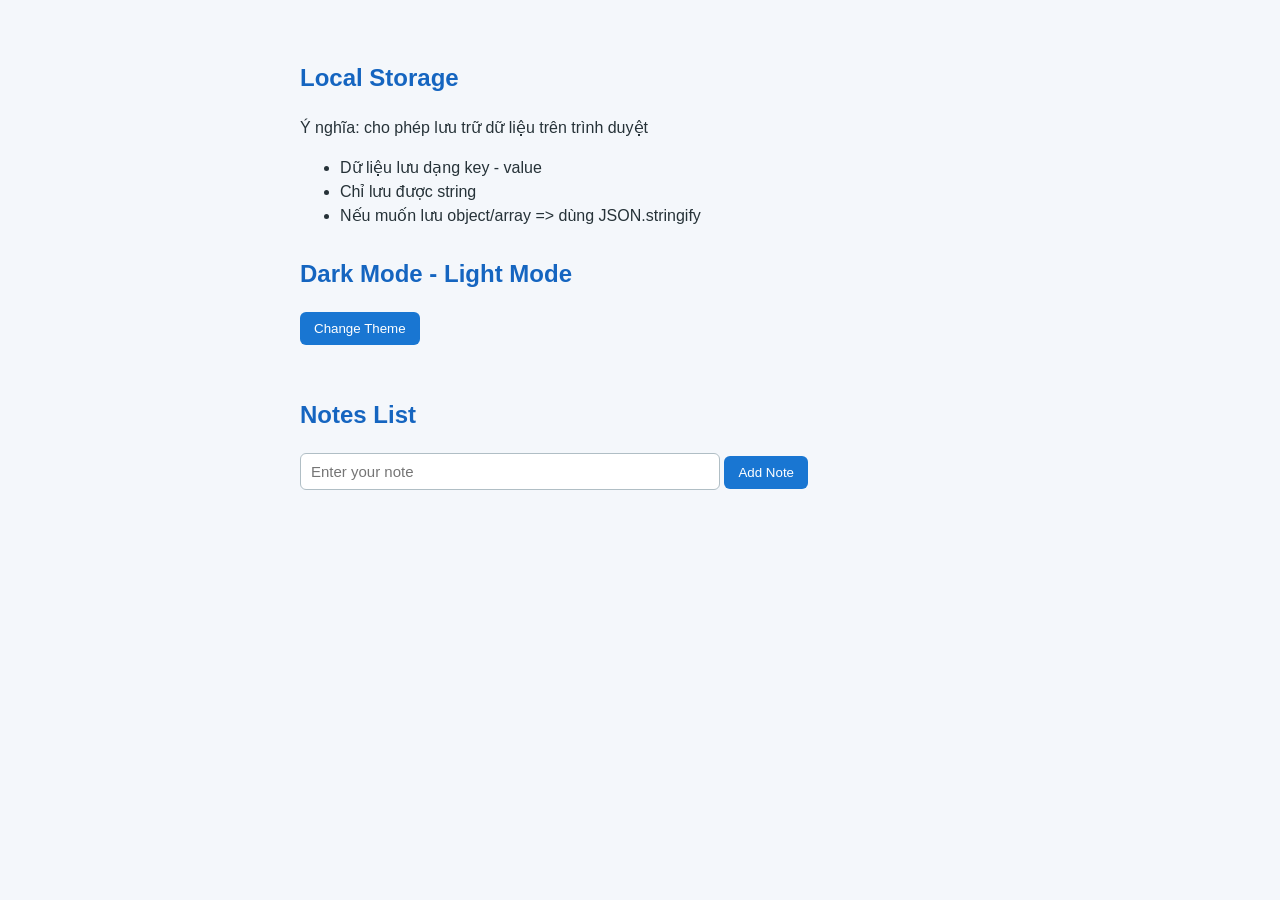
<file: Lesson2/index.html>
<!DOCTYPE html>
<html lang="en">
<head>
    <meta charset="UTF-8">
    <meta name="viewport" content="width=device-width, initial-scale=1.0">
    <title>Lesson 2</title>
    <!-- Liên kết css -->
    <link rel="stylesheet" href="./style.css">
</head>
<body>
    <!-- ============ LOCAL STORAGE ============= -->
    <h2>Local Storage</h2>
    <p>Ý nghĩa: cho phép lưu trữ dữ liệu trên trình duyệt</p>
    <ul>
        <li>Dữ liệu lưu dạng key - value</li>
        <li>Chỉ lưu được string</li>
        <li>Nếu muốn lưu object/array => dùng JSON.stringify</li>
    </ul>

    <!-- Bài 1: Dark mode - Light mode -->
    <h2>Dark Mode - Light Mode</h2>
    <button id="themeBtn">Change Theme</button>
    <br><br>

    <!-- Bài 2: Notes list -->
    <h2>Notes List</h2>
    <input type="text" id="noteInput" placeholder="Enter your note">
    <button id="addNote">Add Note</button>
        <!-- container chứa ghi chú -->
    <ul id="noteList"></ul>
    
    <!-- Liên kết js -->
    <script src="./script.js"></script>
    <script src="./script2.js"></script>
</body>
</html>
</file>
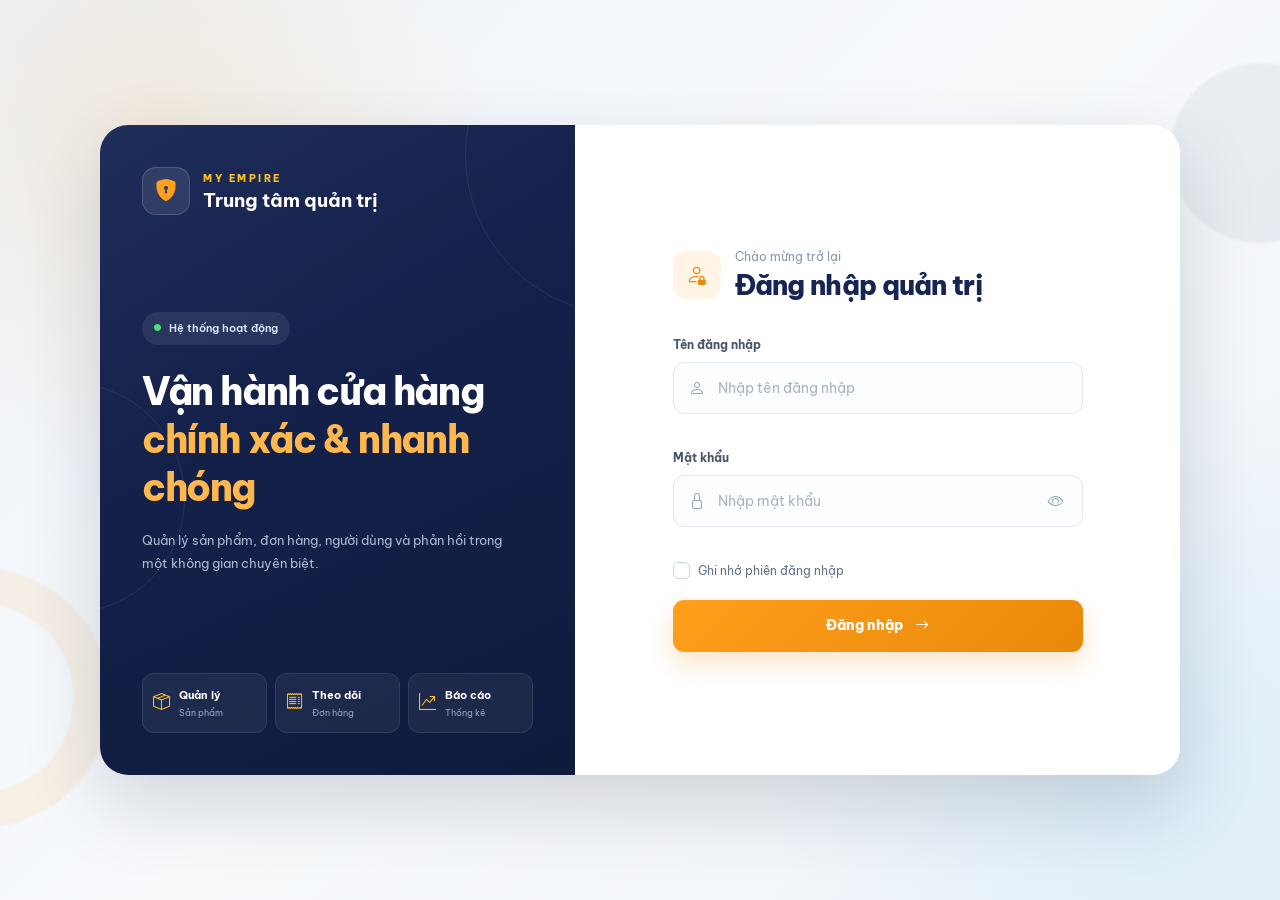
<file: Samples_SPCK/admin/index.html>
<!DOCTYPE html>
<html lang="vi">
<head>
    <meta charset="UTF-8">
    <meta name="viewport" content="width=device-width, initial-scale=1.0">
    <meta name="description" content="My Empire - Trang quản trị hệ thống">
    <title>My Empire | Admin</title>

    <!-- Google Font -->
    <link rel="preconnect" href="https://fonts.googleapis.com">
    <link rel="preconnect" href="https://fonts.gstatic.com" crossorigin>
    <link href="https://fonts.googleapis.com/css2?family=Be+Vietnam+Pro:wght@400;500;600;700;800&display=swap" rel="stylesheet">

    <!-- Bootstrap CSS -->
    <link href="https://cdn.jsdelivr.net/npm/bootstrap@5.3.3/dist/css/bootstrap.min.css" rel="stylesheet">

    <!-- Bootstrap Icons -->
    <link href="https://cdn.jsdelivr.net/npm/bootstrap-icons@1.11.3/font/bootstrap-icons.min.css" rel="stylesheet">

    <!-- Custom CSS -->
    <link rel="stylesheet" href="./src/css/header-footer.css">
    <link rel="stylesheet" href="./src/css/style.css">
</head>
<body>
    <main class="login-page">
        <div class="login-orb login-orb-one"></div>
        <div class="login-orb login-orb-two"></div>

        <section class="login-shell" aria-label="Đăng nhập quản trị">
            <aside class="login-brand-panel">
                <div class="brand-lockup">
                    <div class="brand-mark">
                        <i class="bi bi-shield-lock-fill"></i>
                    </div>
                    <div>
                        <span class="brand-kicker">MY EMPIRE</span>
                        <h1>Trung tâm quản trị</h1>
                    </div>
                </div>

                <div class="brand-copy">
                    <span class="status-pill"><i class="bi bi-circle-fill"></i> Hệ thống hoạt động</span>
                    <h2>Vận hành cửa hàng<br><span>chính xác &amp; nhanh chóng</span></h2>
                    <p>Quản lý sản phẩm, đơn hàng, người dùng và phản hồi trong một không gian chuyên biệt.</p>
                </div>

                <div class="brand-features" aria-label="Tính năng quản trị">
                    <div class="feature-item">
                        <i class="bi bi-box-seam"></i>
                        <div><strong>Quản lý</strong><small>Sản phẩm</small></div>
                    </div>
                    <div class="feature-item">
                        <i class="bi bi-receipt"></i>
                        <div><strong>Theo dõi</strong><small>Đơn hàng</small></div>
                    </div>
                    <div class="feature-item">
                        <i class="bi bi-graph-up-arrow"></i>
                        <div><strong>Báo cáo</strong><small>Thống kê</small></div>
                    </div>
                </div>
            </aside>

            <div class="login-form-panel">
                <a class="mobile-brand" href="index.html" aria-label="My Empire">
                    <i class="bi bi-shield-lock-fill"></i>
                    <span>My <b>Empire</b></span>
                </a>

                <div class="login-form-wrap">
                    <div id="login-view">
                        <div class="form-heading">
                            <span class="heading-icon"><i class="bi bi-person-lock"></i></span>
                            <div>
                                <p>Chào mừng trở lại</p>
                                <h2>Đăng nhập quản trị</h2>
                            </div>
                        </div>

                        <form id="admin-login-form" novalidate>
                            <div class="field-group">
                                <label for="username">Tên đăng nhập</label>
                                <div class="input-wrap">
                                    <i class="bi bi-person"></i>
                                    <input type="text" id="username" name="username" autocomplete="username"
                                           placeholder="Nhập tên đăng nhập" required aria-describedby="username-error">
                                </div>
                                <div class="field-error" id="username-error"></div>
                            </div>

                            <div class="field-group">
                                <label for="password">Mật khẩu</label>
                                <div class="input-wrap">
                                    <i class="bi bi-lock"></i>
                                    <input type="password" id="password" name="password" autocomplete="current-password"
                                           placeholder="Nhập mật khẩu" required aria-describedby="password-error">
                                    <button type="button" class="password-toggle" id="password-toggle"
                                            aria-label="Hiện mật khẩu" aria-pressed="false">
                                        <i class="bi bi-eye"></i>
                                    </button>
                                </div>
                                <div class="field-error" id="password-error"></div>
                            </div>

                            <div class="form-options">
                                <label class="remember-check">
                                    <input type="checkbox" id="remember-me">
                                    <span><i class="bi bi-check"></i></span>
                                    Ghi nhớ phiên đăng nhập
                                </label>
                            </div>

                            <div class="login-alert" id="login-alert" role="alert" aria-live="polite"></div>

                            <button type="submit" class="login-button" id="login-button">
                                <span>Đăng nhập</span>
                                <i class="bi bi-arrow-right"></i>
                            </button>
                        </form>
                    </div>

                    <div id="active-view" class="active-view" hidden>
                        <div class="active-icon"><i class="bi bi-check-lg"></i></div>
                        <p class="active-kicker">Phiên quản trị đang hoạt động</p>
                        <h2>Xin chào, <span>Admin</span></h2>
                        <p>Bạn đã được xác thực để truy cập hệ thống My Empire.</p>
                        <a href="products.html" class="login-button active-button" id="enter-admin">
                            <span>Vào trang quản lý</span>
                            <i class="bi bi-grid"></i>
                        </a>
                        <button type="button" class="logout-button" id="logout-button">
                            <i class="bi bi-box-arrow-right"></i> Đăng xuất
                        </button>
                    </div>
                </div>
            </div>
        </section>
    </main>

    <!-- Bootstrap JS -->
    <script src="https://cdn.jsdelivr.net/npm/bootstrap@5.3.3/dist/js/bootstrap.bundle.min.js"></script>

    <!-- Custom JS -->
    <script src="./src/js/script.js"></script>
</body>
</html>
</file>
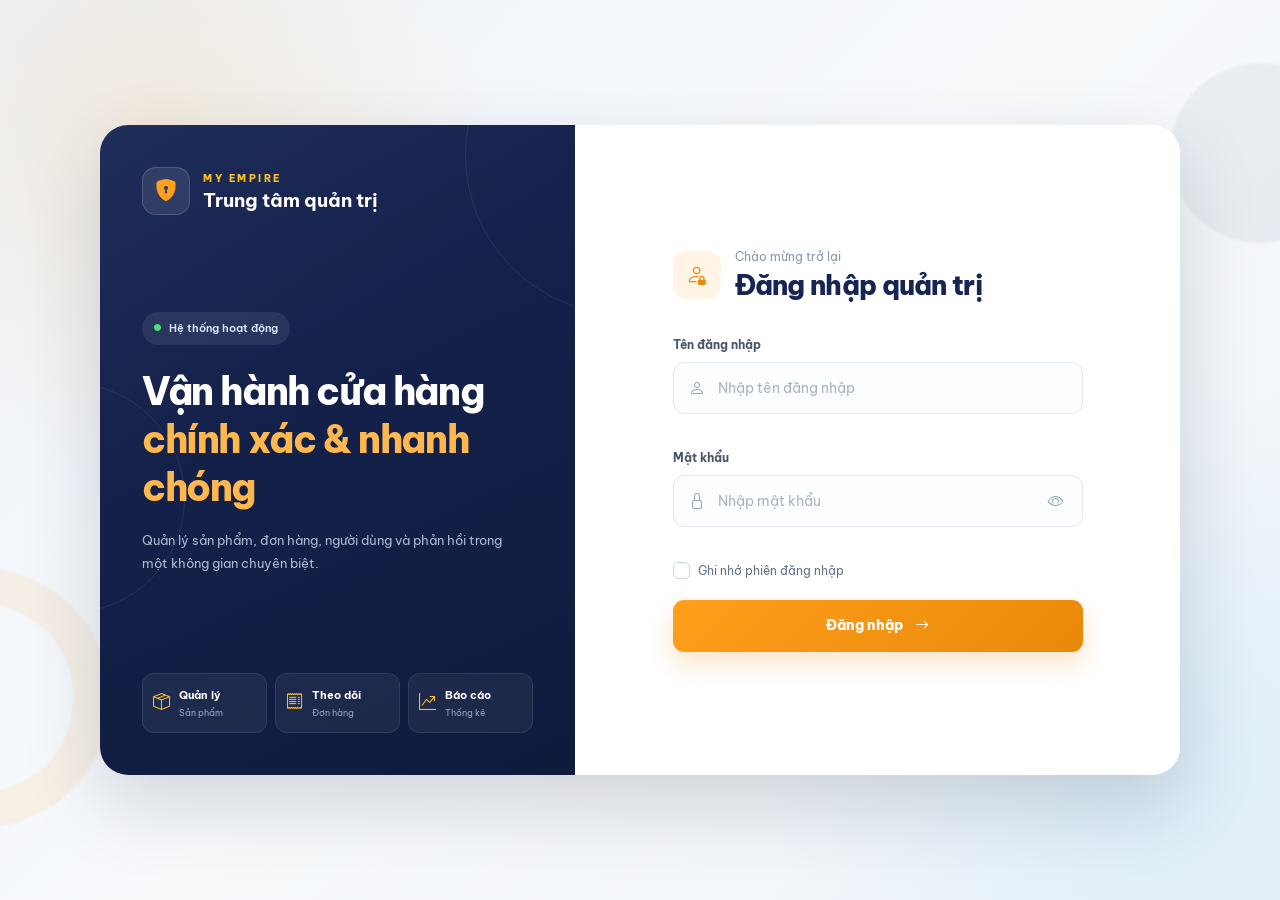
<file: Samples_SPCK/admin/products.html>
<!DOCTYPE html>
<html lang="vi">
<head>
    <meta charset="UTF-8">
    <meta name="viewport" content="width=device-width, initial-scale=1.0">
    <meta name="description" content="My Empire - Trang quản trị hệ thống">
    <title>My Empire | Admin</title>

    <!-- Google Font -->
    <link rel="preconnect" href="https://fonts.googleapis.com">
    <link rel="preconnect" href="https://fonts.gstatic.com" crossorigin>
    <link href="https://fonts.googleapis.com/css2?family=Be+Vietnam+Pro:wght@400;500;600;700;800&display=swap" rel="stylesheet">

    <!-- Bootstrap CSS -->
    <link href="https://cdn.jsdelivr.net/npm/bootstrap@5.3.3/dist/css/bootstrap.min.css" rel="stylesheet">

    <!-- Bootstrap Icons -->
    <link href="https://cdn.jsdelivr.net/npm/bootstrap-icons@1.11.3/font/bootstrap-icons.min.css" rel="stylesheet">

    <!-- Custom CSS -->
    <link rel="stylesheet" href="./src/css/header-footer.css">
    <link rel="stylesheet" href="./src/css/products.css">
</head>
<body>
    <!-- ============== HEADER ============== -->
    <header id="admin-header"></header>

    <!-- ============== MAIN CONTENT ============== -->
    <main class="product-admin-page">
        <div class="product-container">
            <section class="page-heading">
                <div>
                    <span class="page-kicker">QUẢN TRỊ CỬA HÀNG</span>
                    <h1>Danh mục sản phẩm</h1>
                    <p>Theo dõi kho hàng, giá bán và thông tin đồ chơi.</p>
                </div>
                <button type="button" class="btn btn-add-product" id="open-add-product">
                    <i class="bi bi-plus-lg"></i>
                    <span>Thêm sản phẩm</span>
                </button>
            </section>

            <section class="stats-grid" aria-label="Thống kê sản phẩm">
                <article class="stat-card stat-primary">
                    <div class="stat-icon"><i class="bi bi-box-seam"></i></div>
                    <div>
                        <span>Tổng số sản phẩm</span>
                        <strong id="total-product-count">0</strong>
                    </div>
                </article>
                <article class="stat-card stat-warning">
                    <div class="stat-icon"><i class="bi bi-exclamation-triangle"></i></div>
                    <div>
                        <span>Sản phẩm sắp hết hàng</span>
                        <strong id="low-stock-count">0</strong>
                    </div>
                </article>
            </section>

            <section class="product-toolbar">
                <div class="toolbar-search">
                    <i class="bi bi-search"></i>
                    <input type="search" id="product-search" placeholder="Tìm theo tên sản phẩm..." aria-label="Tìm sản phẩm">
                </div>
                <div class="toolbar-filter">
                    <select id="category-filter" aria-label="Lọc theo danh mục">
                        <option value="">Tất cả danh mục</option>
                    </select>
                    <select id="price-filter" aria-label="Lọc theo giá">
                        <option value="">Tất cả mức giá</option>
                        <option value="0-500000">Dưới 500 nghìn</option>
                        <option value="500000-1000000">500 nghìn - 1 triệu</option>
                        <option value="1000000-999999999">Trên 1 triệu</option>
                    </select>
                    <select id="sort-filter" aria-label="Sắp xếp">
                        <option value="newest">Mới cập nhật</option>
                        <option value="priceAsc">Giá thấp đến cao</option>
                        <option value="priceDesc">Giá cao đến thấp</option>
                        <option value="stockAsc">Tồn kho thấp nhất</option>
                    </select>
                </div>
            </section>

            <section class="product-list-section">
                <div class="list-header">
                    <div>
                        <h2>Danh sách sản phẩm</h2>
                        <span id="result-count">Đang tải dữ liệu...</span>
                    </div>
                    <button type="button" class="btn-icon-action" id="refresh-products" aria-label="Tải lại danh sách">
                        <i class="bi bi-arrow-clockwise"></i>
                    </button>
                </div>
                <div id="product-list" class="product-list" aria-live="polite">
                    <div class="loading-state">
                        <div class="spinner-border" role="status"></div>
                        <span>Đang tải sản phẩm...</span>
                    </div>
                </div>
            </section>
        </div>
    </main>

    <!-- Popup thêm/sửa/xem chi tiết -->
    <div class="modal fade" id="productModal" tabindex="-1" aria-labelledby="productModalTitle" aria-hidden="true">
        <div class="modal-dialog modal-xl modal-dialog-centered modal-dialog-scrollable">
            <div class="modal-content product-modal">
                <div class="modal-header">
                    <div>
                        <span class="modal-kicker" id="product-modal-kicker">SẢN PHẨM</span>
                        <h2 class="modal-title" id="productModalTitle">Thêm sản phẩm</h2>
                    </div>
                    <button type="button" class="btn-close" data-bs-dismiss="modal" aria-label="Đóng"></button>
                </div>
                <div class="modal-body">
                    <form id="product-form" novalidate>
                        <input type="hidden" id="product-doc-id">
                        <div class="form-grid">
                            <div class="field-group span-2">
                                <label for="product-name">Tên sản phẩm <b>*</b></label>
                                <input type="text" id="product-name" required>
                            </div>
                            <div class="field-group span-2">
                                <label for="product-description">Mô tả</label>
                                <textarea id="product-description" rows="3"></textarea>
                            </div>
                            <div class="field-group">
                                <label for="product-id">Mã sản phẩm <b>*</b></label>
                                <input type="number" id="product-id" min="1" required>
                            </div>
                            <div class="field-group">
                                <label for="product-brand">Thương hiệu</label>
                                <input type="text" id="product-brand">
                            </div>
                            <div class="field-group">
                                <label for="product-category">Danh mục</label>
                                <input type="text" id="product-category">
                            </div>
                            <div class="field-group">
                                <label for="product-age">Độ tuổi</label>
                                <input type="text" id="product-age">
                            </div>
                            <div class="field-group">
                                <label for="product-material">Chất liệu</label>
                                <input type="text" id="product-material">
                            </div>
                            <div class="field-group">
                                <label for="product-color">Màu sắc</label>
                                <input type="text" id="product-color">
                            </div>
                            <div class="field-group">
                                <label for="product-price">Giá bán (VNĐ) <b>*</b></label>
                                <input type="number" id="product-price" min="0" required>
                            </div>
                            <div class="field-group">
                                <label for="product-discount">Giảm giá (%)</label>
                                <input type="number" id="product-discount" min="0" max="100">
                            </div>
                            <div class="field-group">
                                <label for="product-stock">Tồn kho <b>*</b></label>
                                <input type="number" id="product-stock" min="0" required>
                            </div>
                            <div class="field-group">
                                <label for="product-sold">Đã bán</label>
                                <input type="number" id="product-sold" min="0">
                            </div>
                            <div class="field-group">
                                <label for="product-rating">Đánh giá</label>
                                <input type="number" id="product-rating" min="0" max="5" step="0.1">
                            </div>
                            <div class="field-group span-2">
                                <label for="product-image">URL hình ảnh</label>
                                <input type="url" id="product-image" placeholder="https://...">
                            </div>
                            <div class="field-group">
                                <label for="product-created">Ngày tạo</label>
                                <input type="date" id="product-created">
                            </div>
                            <div class="field-group">
                                <label for="product-updated">Ngày cập nhật</label>
                                <input type="date" id="product-updated">
                            </div>
                        </div>
                    </form>
                </div>
                <div class="modal-footer">
                    <button type="button" class="btn btn-modal-secondary" data-bs-dismiss="modal">Đóng</button>
                    <button type="submit" class="btn btn-modal-primary" id="save-product" form="product-form">
                        <i class="bi bi-check2-circle"></i>
                        <span>Lưu sản phẩm</span>
                    </button>
                </div>
            </div>
        </div>
    </div>

    <!-- Popup xác nhận xóa -->
    <div class="modal fade" id="deleteModal" tabindex="-1" aria-labelledby="deleteModalTitle" aria-hidden="true">
        <div class="modal-dialog modal-dialog-centered modal-sm">
            <div class="modal-content delete-modal">
                <div class="delete-icon"><i class="bi bi-trash3"></i></div>
                <h2 id="deleteModalTitle">Xóa sản phẩm?</h2>
                <p id="delete-modal-text">Hành động này không thể hoàn tác.</p>
                <input type="hidden" id="delete-doc-id">
                <div class="delete-actions">
                    <button type="button" class="btn btn-modal-secondary" data-bs-dismiss="modal">Hủy</button>
                    <button type="button" class="btn btn-delete-confirm" id="confirm-delete">
                        <i class="bi bi-trash3"></i> Xóa
                    </button>
                </div>
            </div>
        </div>
    </div>

    <div class="toast-container position-fixed bottom-0 end-0 p-3">
        <div id="app-toast" class="toast admin-toast" role="alert" aria-live="assertive" aria-atomic="true">
            <div class="toast-body"><i id="toast-icon" class="bi bi-check-circle-fill"></i><span id="toast-message"></span></div>
        </div>
    </div>

    <!-- ============== FOOTER ============== -->
    <footer id="admin-footer"></footer>

    <!-- Bootstrap JS -->
    <script src="https://cdn.jsdelivr.net/npm/bootstrap@5.3.3/dist/js/bootstrap.bundle.min.js"></script>

    <!-- Custom JS -->
    <script src="./src/js/header-footer.js"></script>
    <script type="module" src="./src/js/products.js"></script>
</body>
</html>
</file>
<file: Lesson2/style.css>
* {
    box-sizing: border-box;
}

body {
    max-width: 720px;
    margin: 0 auto;
    padding: 32px 20px;
    font-family: Arial, sans-serif;
    line-height: 1.5;
    color: #263238;
    background-color: #f4f7fb;
    transition: background-color 0.2s ease, color 0.2s ease;
}

h2 {
    margin-top: 28px;
    color: #1565c0;
}

button {
    padding: 9px 14px;
    border: 0;
    border-radius: 6px;
    color: white;
    background-color: #1976d2;
    cursor: pointer;
}

button:hover {
    background-color: #0d47a1;
}

input {
    width: min(100%, 420px);
    padding: 9px 10px;
    border: 1px solid #b0bec5;
    border-radius: 6px;
    font-size: 15px;
}

#noteList {
    padding-left: 0;
    list-style: none;
}

#noteList li {
    margin: 8px 0;
    padding: 10px 12px;
    border-left: 4px solid #42a5f5;
    border-radius: 4px;
    background-color: white;
}

/* Dark mode */
.darkmode {
    color: #f5f5f5;
    background-color: #292929;
}

.darkmode h2 {
    color: #90caf9;
}

.darkmode #noteList li {
    background-color: #424242;
}

.darkmode input {
    color: white;
    border-color: #757575;
    background-color: #424242;
}
</file>
<file: Samples_SPCK/admin/src/css/header-footer.css>
/* ==============================
   GLOBAL
============================== */

:root {
    --primary: #172554;
    --primary-light: #243b70;
    --accent: #ff9f1c;
    --accent-hover: #f28c00;
    --text: #334155;
    --muted: #94a3b8;
    --white: #ffffff;
    --footer-bg: #101b36;
    --transition: all 0.3s ease;
}

* {
    margin: 0;
    padding: 0;
    box-sizing: border-box;
}

body {
    font-family: 'Be Vietnam Pro', sans-serif;
    color: var(--text);
    background: #f8fafc;
}

a {
    text-decoration: none;
}

/* ==============================
   HEADER
============================== */

.admin-header {
    width: 100%;
    background: var(--white);
    position: sticky;
    top: 0;
    z-index: 1000;
    box-shadow: 0 3px 18px rgba(15, 23, 42, 0.08);
}

.header-container {
    max-width: 1400px;
    margin: auto;
    padding: 0 35px;
    min-height: 82px;
    display: flex;
    align-items: center;
    justify-content: space-between;
    gap: 25px;
}

/* LOGO */

.brand {
    display: flex;
    align-items: center;
    gap: 12px;
    flex-shrink: 0;
}

.brand-logo {
    width: 49px;
    height: 49px;
    border-radius: 50%;
    object-fit: cover;
    border: 3px solid #fff0d9;
    transition: var(--transition);
}

.brand:hover .brand-logo {
    transform: rotate(-10deg) scale(1.08);
}

.brand-name {
    color: var(--primary);
    font-size: 23px;
    font-weight: 800;
    letter-spacing: -0.8px;
    white-space: nowrap;
}

.brand-name span {
    color: var(--accent);
}

/* NAVIGATION */

.header-nav {
    display: flex;
    align-items: center;
    gap: 5px;
}

.nav-link {
    position: relative;
    padding: 12px 15px;
    color: #64748b;
    font-size: 13px;
    font-weight: 600;
    display: flex;
    align-items: center;
    gap: 8px;
    border-radius: 9px;
    transition: var(--transition);
    white-space: nowrap;
}

.nav-link i {
    font-size: 16px;
}

.nav-link:hover {
    color: var(--primary);
    background: #f1f5f9;
}

.nav-link.active {
    color: var(--primary);
    background: #fff4e5;
}

.nav-link.active::after {
    content: "";
    position: absolute;
    bottom: -17px;
    left: 15px;
    right: 15px;
    height: 3px;
    border-radius: 5px;
    background: var(--accent);
}

/* MOBILE TOGGLE */

.nav-toggle {
    display: none;
    width: 43px;
    height: 43px;
    border: none;
    border-radius: 10px;
    background: #fff4e5;
    color: var(--primary);
    font-size: 24px;
    transition: var(--transition);
}

.nav-toggle:hover {
    background: var(--accent);
    color: white;
}

/* ==============================
   FOOTER
============================== */

.admin-footer {
    background: var(--footer-bg);
    color: var(--white);
    overflow: hidden;
    position: relative;
}

.admin-footer::before {
    content: "";
    position: absolute;
    top: 0;
    left: 0;
    width: 100%;
    height: 4px;
    background: linear-gradient(90deg, var(--accent), #ffcf70, var(--accent));
}

.footer-container {
    max-width: 1400px;
    margin: auto;
    padding: 60px 35px 30px;
}

.footer-grid {
    display: grid;
    grid-template-columns: 1.5fr 1fr 1fr 1fr;
    gap: 45px;
}

.footer-brand {
    display: flex;
    align-items: center;
    gap: 12px;
    margin-bottom: 20px;
}

.footer-brand .brand-logo {
    width: 55px;
    height: 55px;
}

.footer-brand .brand-name {
    color: white;
}

.footer-description {
    max-width: 350px;
    color: #aab5cc;
    font-size: 13px;
    line-height: 1.9;
}

.footer-title {
    color: white;
    font-size: 15px;
    font-weight: 700;
    margin-bottom: 22px;
    position: relative;
}

.footer-title::after {
    content: "";
    display: block;
    width: 35px;
    height: 3px;
    background: var(--accent);
    border-radius: 5px;
    margin-top: 10px;
}

.footer-links {
    list-style: none;
    padding: 0;
    margin: 0;
}

.footer-links li {
    margin-bottom: 13px;
}

.footer-links a {
    color: #aab5cc;
    font-size: 13px;
    transition: var(--transition);
    display: inline-flex;
    align-items: center;
    gap: 8px;
}

.footer-links a:hover {
    color: var(--accent);
    transform: translateX(5px);
}

.footer-links i {
    color: var(--accent);
}

.footer-contact p {
    color: #aab5cc;
    font-size: 13px;
    line-height: 1.8;
    margin-bottom: 13px;
    display: flex;
    align-items: flex-start;
    gap: 10px;
}

.footer-contact i {
    color: var(--accent);
    font-size: 17px;
}

/* SOCIAL */

.footer-social {
    display: flex;
    gap: 10px;
    margin-top: 22px;
}

.social-link {
    width: 38px;
    height: 38px;
    display: flex;
    align-items: center;
    justify-content: center;
    background: rgba(255,255,255,0.08);
    color: white;
    border-radius: 50%;
    font-size: 16px;
    transition: var(--transition);
}

.social-link:hover {
    background: var(--accent);
    color: white;
    transform: translateY(-5px);
}

/* COPYRIGHT */

.footer-bottom {
    margin-top: 45px;
    padding-top: 23px;
    border-top: 1px solid rgba(255,255,255,0.1);
    display: flex;
    align-items: center;
    justify-content: space-between;
    gap: 15px;
    flex-wrap: wrap;
}

.footer-bottom p {
    color: #94a3b8;
    font-size: 12px;
    margin: 0;
}

.footer-bottom span {
    color: var(--accent);
}

/* ==============================
   RESPONSIVE TABLET
============================== */

@media (max-width: 1100px) {
    .header-container {
        padding: 0 20px;
    }

    .nav-link {
        padding: 11px 10px;
        font-size: 12px;
        gap: 5px;
    }

    .brand-name {
        font-size: 20px;
    }

    .footer-grid {
        grid-template-columns: repeat(2, 1fr);
        gap: 40px;
    }
}

/* ==============================
   RESPONSIVE MOBILE
============================== */

@media (max-width: 768px) {
    .header-container {
        min-height: 72px;
        flex-wrap: wrap;
        padding: 10px 18px;
    }

    .brand-logo {
        width: 43px;
        height: 43px;
    }

    .brand-name {
        font-size: 21px;
    }

    .nav-toggle {
        display: flex;
        align-items: center;
        justify-content: center;
    }

    .header-nav {
        display: none;
        flex-direction: column;
        align-items: stretch;
        width: 100%;
        padding: 8px 0 12px;
        gap: 5px;
        animation: slideDown 0.3s ease;
    }

    .header-nav.show {
        display: flex;
    }

    .nav-link {
        padding: 13px 15px;
        font-size: 14px;
        border-radius: 8px;
    }

    .nav-link.active::after {
        display: none;
    }

    .nav-link.active {
        border-left: 4px solid var(--accent);
    }

    .footer-container {
        padding: 45px 22px 25px;
    }

    .footer-grid {
        grid-template-columns: 1fr 1fr;
        gap: 35px 20px;
    }

    .footer-bottom {
        justify-content: center;
        text-align: center;
    }
}

/* SMALL MOBILE */

@media (max-width: 480px) {
    .footer-grid {
        grid-template-columns: 1fr;
        gap: 30px;
    }

    .footer-description {
        max-width: 100%;
    }

    .footer-title {
        margin-bottom: 16px;
    }

    .footer-bottom {
        margin-top: 30px;
    }
}

/* ANIMATION */

@keyframes slideDown {
    from {
        opacity: 0;
        transform: translateY(-10px);
    }
    to {
        opacity: 1;
        transform: translateY(0);
    }
}

html {
    scroll-behavior: smooth;
}
</file>
<file: Samples_SPCK/admin/src/css/style.css>
:root {
    --login-navy: #172554;
    --login-navy-dark: #0f1b3d;
    --login-orange: #ff9f1c;
    --login-orange-dark: #e88909;
    --login-text: #334155;
    --login-muted: #8a96a8;
}

* { box-sizing: border-box; }

body {
    margin: 0;
    font-family: "Be Vietnam Pro", Arial, sans-serif;
}

.login-page {
    min-height: 100vh;
    position: relative;
    overflow: hidden;
    display: grid;
    place-items: center;
    padding: 32px;
    background:
        radial-gradient(circle at 12% 15%, rgba(255, 159, 28, 0.13), transparent 22rem),
        radial-gradient(circle at 90% 85%, rgba(56, 189, 248, 0.10), transparent 24rem),
        linear-gradient(135deg, #edf3fb 0%, #f8fafc 48%, #eef2f8 100%);
}

.login-orb {
    position: absolute;
    border-radius: 50%;
    filter: blur(1px);
    pointer-events: none;
}
.login-orb-one {
    width: 260px;
    height: 260px;
    left: -150px;
    bottom: 8%;
    border: 36px solid rgba(255, 159, 28, 0.09);
}
.login-orb-two {
    width: 180px;
    height: 180px;
    right: -70px;
    top: 7%;
    background: rgba(23, 37, 84, 0.05);
}

.login-shell {
    width: min(1080px, 100%);
    min-height: 650px;
    display: grid;
    grid-template-columns: 44% 56%;
    border-radius: 28px;
    overflow: hidden;
    background: #fff;
    box-shadow: 0 30px 80px rgba(15, 23, 42, 0.16);
    position: relative;
    z-index: 1;
    animation: loginEnter 0.65s cubic-bezier(.2,.75,.25,1) both;
}

.login-brand-panel {
    position: relative;
    overflow: hidden;
    display: flex;
    flex-direction: column;
    justify-content: space-between;
    padding: 42px;
    color: #fff;
    background:
        linear-gradient(145deg, rgba(255,255,255,.04), transparent 40%),
        linear-gradient(155deg, var(--login-navy) 0%, var(--login-navy-dark) 100%);
}
.login-brand-panel::before,
.login-brand-panel::after {
    content: "";
    position: absolute;
    border-radius: 50%;
    border: 1px solid rgba(255,255,255,.08);
}
.login-brand-panel::before { width: 320px; height: 320px; right: -210px; top: -130px; }
.login-brand-panel::after { width: 230px; height: 230px; left: -145px; bottom: 25%; }

.brand-lockup { display: flex; align-items: center; gap: 13px; position: relative; z-index: 1; }
.brand-mark {
    width: 48px;
    height: 48px;
    display: grid;
    place-items: center;
    border: 1px solid rgba(255,255,255,.16);
    border-radius: 14px;
    background: rgba(255,255,255,.09);
    color: var(--login-orange);
    font-size: 22px;
}
.brand-kicker { display: block; font-size: 10px; letter-spacing: 2.5px; color: #fbbf24; font-weight: 800; }
.brand-lockup h1 { font-size: 19px; margin: 3px 0 0; font-weight: 700; }

.brand-copy { position: relative; z-index: 1; }
.status-pill {
    display: inline-flex;
    align-items: center;
    gap: 8px;
    padding: 8px 12px;
    margin-bottom: 22px;
    border-radius: 30px;
    background: rgba(255,255,255,.08);
    color: #dbe6ff;
    font-size: 11px;
    font-weight: 600;
}
.status-pill i { color: #4ade80; font-size: 7px; animation: statusPulse 1.8s infinite; }
.brand-copy h2 { font-size: clamp(30px, 3vw, 42px); line-height: 1.25; letter-spacing: -1.4px; font-weight: 800; }
.brand-copy h2 span { color: #ffb84d; }
.brand-copy p { max-width: 370px; margin: 18px 0 0; color: #abb8d3; line-height: 1.8; font-size: 13px; }

.brand-features {
    display: grid;
    grid-template-columns: repeat(3, 1fr);
    gap: 8px;
    position: relative;
    z-index: 1;
}
.feature-item {
    min-width: 0;
    padding: 13px 10px;
    display: flex;
    align-items: center;
    gap: 9px;
    border: 1px solid rgba(255,255,255,.09);
    border-radius: 12px;
    background: rgba(255,255,255,.055);
    transition: .3s ease;
}
.feature-item:hover { transform: translateY(-5px); background: rgba(255,255,255,.11); }
.feature-item i { color: #fbbf24; font-size: 17px; }
.feature-item strong, .feature-item small { display: block; }
.feature-item strong { font-size: 11px; }
.feature-item small { margin-top: 2px; color: #96a6c5; font-size: 9px; }

.login-form-panel { display: grid; align-items: center; padding: 48px 64px; background: #fff; }
.mobile-brand { display: none; }
.login-form-wrap { width: 100%; max-width: 410px; margin: auto; }
.form-heading { display: flex; align-items: center; gap: 14px; margin-bottom: 34px; }
.heading-icon {
    width: 48px;
    height: 48px;
    flex: 0 0 48px;
    display: grid;
    place-items: center;
    border-radius: 14px;
    background: #fff4e5;
    color: var(--login-orange-dark);
    font-size: 21px;
}
.form-heading p { margin: 0 0 3px; color: var(--login-muted); font-size: 12px; }
.form-heading h2 { margin: 0; color: var(--login-navy); font-size: 27px; letter-spacing: -.7px; font-weight: 800; }

.field-group { margin-bottom: 18px; }
.field-group label { display: block; margin-bottom: 8px; color: #475569; font-size: 12px; font-weight: 700; }
.input-wrap { height: 52px; position: relative; display: flex; align-items: center; }
.input-wrap > i {
    position: absolute;
    left: 16px;
    z-index: 2;
    color: #94a3b8;
    transition: .25s ease;
}
.input-wrap input {
    width: 100%;
    height: 100%;
    border: 1.5px solid #e2e8f0;
    border-radius: 11px;
    outline: none;
    padding: 0 48px 0 44px;
    color: var(--login-text);
    background: #fbfdff;
    font-size: 14px;
    transition: .25s ease;
}
.input-wrap input::placeholder { color: #aab4c2; }
.input-wrap:focus-within input { border-color: var(--login-orange); background: #fff; box-shadow: 0 0 0 4px rgba(255,159,28,.10); }
.input-wrap:focus-within > i { color: var(--login-orange-dark); }
.input-wrap.has-error input { border-color: #ef4444; box-shadow: 0 0 0 4px rgba(239,68,68,.08); }
.password-toggle {
    position: absolute;
    right: 8px;
    z-index: 2;
    width: 38px;
    height: 38px;
    border: none;
    border-radius: 8px;
    background: transparent;
    color: #94a3b8;
}
.password-toggle:hover { color: var(--login-navy); background: #f1f5f9; }
.field-error { min-height: 17px; padding-top: 4px; color: #dc2626; font-size: 10px; }

.form-options { display: flex; justify-content: space-between; align-items: center; margin: 2px 0 20px; }
.remember-check { display: flex; align-items: center; gap: 8px; color: #64748b; font-size: 12px; cursor: pointer; }
.remember-check input { position: absolute; opacity: 0; }
.remember-check > span {
    width: 17px;
    height: 17px;
    display: grid;
    place-items: center;
    border: 1.5px solid #cbd5e1;
    border-radius: 5px;
    color: transparent;
    transition: .2s ease;
}
.remember-check input:checked + span { border-color: var(--login-orange); background: var(--login-orange); color: #fff; }

.login-alert {
    display: none;
    margin: 0 0 12px;
    padding: 10px 12px;
    border-radius: 9px;
    background: #fff1f2;
    color: #be123c;
    font-size: 11px;
}
.login-alert.show { display: block; animation: alertShake .35s ease; }

.login-button {
    width: 100%;
    height: 52px;
    border: none;
    border-radius: 11px;
    display: flex;
    align-items: center;
    justify-content: center;
    gap: 12px;
    background: linear-gradient(135deg, var(--login-orange), var(--login-orange-dark));
    color: #fff;
    box-shadow: 0 12px 24px rgba(232,137,9,.22);
    font-size: 14px;
    font-weight: 800;
    text-decoration: none;
    transition: .28s ease;
}
.login-button i { transition: .28s ease; }
.login-button:hover { transform: translateY(-2px); box-shadow: 0 16px 28px rgba(232,137,9,.30); color: #fff; }
.login-button:hover i { transform: translateX(4px); }
.login-button:active { transform: translateY(0); }
.login-button.loading { pointer-events: none; opacity: .75; }
.login-button.loading i { animation: buttonSpin .7s linear infinite; }

.active-view { text-align: center; animation: loginEnter .45s ease both; }
.active-icon {
    width: 76px;
    height: 76px;
    margin: 0 auto 20px;
    display: grid;
    place-items: center;
    border-radius: 50%;
    background: #ecfdf5;
    color: #16a34a;
    font-size: 34px;
    box-shadow: 0 0 0 10px #f6fffa;
}
.active-kicker { color: #16a34a !important; font-size: 11px !important; font-weight: 700; text-transform: uppercase; letter-spacing: 1.2px; }
.active-view h2 { margin: 8px 0; color: var(--login-navy); font-size: 29px; font-weight: 800; }
.active-view h2 span { color: var(--login-orange-dark); }
.active-view p { color: var(--login-muted); font-size: 13px; line-height: 1.7; }
.active-button { margin-top: 24px; }
.logout-button {
    margin-top: 14px;
    border: none;
    background: transparent;
    color: #64748b;
    font-size: 12px;
    transition: .2s ease;
}
.logout-button:hover { color: #dc2626; }

@keyframes loginEnter { from { opacity: 0; transform: translateY(18px) scale(.985); } to { opacity: 1; transform: none; } }
@keyframes statusPulse { 50% { opacity: .35; } }
@keyframes alertShake { 25% { transform: translateX(-4px); } 75% { transform: translateX(4px); } }
@keyframes buttonSpin { to { transform: rotate(360deg); } }

@media (max-width: 900px) {
    .login-page { padding: 22px; }
    .login-shell { min-height: 610px; grid-template-columns: 40% 60%; }
    .login-brand-panel { padding: 32px 24px; }
    .brand-lockup h1 { font-size: 16px; }
    .brand-copy h2 { font-size: 30px; }
    .brand-features { grid-template-columns: 1fr; }
    .feature-item { width: 58%; }
    .login-form-panel { padding: 40px 44px; }
}

@media (max-width: 680px) {
    .login-page { align-items: start; padding: 16px; overflow-y: auto; }
    .login-shell { min-height: calc(100vh - 32px); grid-template-columns: 1fr; border-radius: 20px; }
    .login-brand-panel { display: none; }
    .login-form-panel { align-items: start; padding: 28px 22px; }
    .mobile-brand {
        display: flex;
        align-items: center;
        gap: 9px;
        color: var(--login-navy);
        text-decoration: none;
        font-size: 18px;
        font-weight: 700;
    }
    .mobile-brand i { color: var(--login-orange); font-size: 21px; }
    .mobile-brand b { color: var(--login-orange-dark); }
    .login-form-wrap { max-width: 430px; margin: 15vh auto auto; }
    .form-heading h2 { font-size: 24px; }
}

@media (max-width: 420px) {
    .login-page { padding: 0; }
    .login-shell { min-height: 100vh; border-radius: 0; }
    .login-form-panel { padding: 24px 18px; }
    .login-form-wrap { margin-top: 12vh; }
    .form-heading { margin-bottom: 28px; }
    .heading-icon { width: 44px; height: 44px; flex-basis: 44px; }
}

@media (prefers-reduced-motion: reduce) {
    *, *::before, *::after { animation-duration: .01ms !important; animation-iteration-count: 1 !important; transition-duration: .01ms !important; }
}
</file>
<file: Samples_SPCK/admin/src/css/products.css>
:root {
    --product-primary: #172554;
    --product-accent: #f59e0b;
    --product-bg: #f5f7fb;
    --product-border: #e2e8f0;
    --product-muted: #64748b;
}

.product-admin-page {
    min-height: 70vh;
    background:
        radial-gradient(circle at 92% 8%, rgba(245, 158, 11, 0.08), transparent 22rem),
        var(--product-bg);
}

.product-container { max-width: 1400px; margin: auto; padding: 38px 35px 70px; }
.page-heading { display: flex; align-items: center; justify-content: space-between; gap: 20px; margin-bottom: 24px; }
.page-kicker, .modal-kicker { color: var(--product-accent); font-size: 11px; font-weight: 800; letter-spacing: 1.6px; }
.page-heading h1 { margin: 4px 0 6px; color: var(--product-primary); font-size: 30px; font-weight: 800; }
.page-heading p { margin: 0; color: var(--product-muted); font-size: 14px; }
.btn-add-product { border: 0; border-radius: 12px; background: var(--product-primary); color: #fff; padding: 12px 18px; font-weight: 700; box-shadow: 0 8px 20px rgba(23,37,84,.16); transition: .25s ease; }
.btn-add-product:hover { transform: translateY(-2px); background: #243b70; color: #fff; box-shadow: 0 12px 24px rgba(23,37,84,.22); }

.stats-grid { display: grid; grid-template-columns: repeat(2, minmax(0, 280px)); gap: 16px; margin-bottom: 22px; }
.stat-card { display: flex; align-items: center; gap: 14px; min-height: 102px; background: #fff; border: 1px solid var(--product-border); border-radius: 16px; padding: 18px 20px; box-shadow: 0 8px 28px rgba(15,23,42,.05); transition: .25s ease; }
.stat-card:hover { transform: translateY(-3px); box-shadow: 0 14px 32px rgba(15,23,42,.09); }
.stat-icon { width: 58px; height: 58px; flex: 0 0 58px; border-radius: 14px; display: grid; place-items: center; font-size: 24px; }
.stat-primary .stat-icon { color: #2563eb; background: #eff6ff; }
.stat-warning .stat-icon { color: #b45309; background: #fff7ed; }
.stat-card span { display: block; color: var(--product-muted); font-size: 12px; margin-bottom: 3px; }
.stat-card strong { color: var(--product-primary); font-size: 25px; }

.product-toolbar { display: flex; gap: 12px; background: #fff; border: 1px solid var(--product-border); border-radius: 14px; padding: 12px; margin-bottom: 18px; }
.toolbar-search { position: relative; flex: 1; }
.toolbar-search i { position: absolute; left: 14px; top: 50%; transform: translateY(-50%); color: #94a3b8; }
.toolbar-search input, .toolbar-filter select { height: 44px; border: 1px solid var(--product-border); border-radius: 9px; outline: none; font-size: 13px; transition: .2s ease; }
.toolbar-search input { width: 100%; padding: 0 14px 0 42px; }
.toolbar-search input:focus, .toolbar-filter select:focus { border-color: #94a3b8; box-shadow: 0 0 0 3px rgba(37,99,235,.08); }
.toolbar-filter { display: grid; grid-template-columns: repeat(3, minmax(145px, 1fr)); gap: 8px; }
.toolbar-filter select { padding: 0 34px 0 11px; color: #475569; background: #fff; }

.product-list-section { background: #fff; border: 1px solid var(--product-border); border-radius: 16px; overflow: hidden; }
.list-header { height: 70px; display: flex; align-items: center; justify-content: space-between; padding: 0 18px 0 22px; border-bottom: 1px solid var(--product-border); }
.list-header h2 { color: var(--product-primary); font-size: 17px; margin: 0 0 3px; font-weight: 800; }
.list-header span { color: var(--product-muted); font-size: 12px; }
.btn-icon-action { width: 38px; height: 38px; border: 1px solid var(--product-border); border-radius: 9px; background: #fff; color: #64748b; transition: .25s ease; }
.btn-icon-action:hover { color: #fff; background: var(--product-primary); transform: rotate(20deg); }
.product-list { min-height: 220px; }
.loading-state, .empty-state { min-height: 220px; display: flex; flex-direction: column; align-items: center; justify-content: center; gap: 12px; color: var(--product-muted); }
.empty-state i { font-size: 42px; color: #cbd5e1; }

.product-row { display: grid; grid-template-columns: 82px minmax(230px, 1.8fr) minmax(130px, .8fr) 120px 110px 168px; align-items: center; gap: 14px; min-height: 118px; padding: 14px 18px; border-bottom: 1px solid #edf2f7; animation: rowIn .35s ease both; transition: .2s ease; }
.product-row:last-child { border-bottom: 0; }
.product-row:hover { background: #fafbfe; box-shadow: inset 3px 0 0 var(--product-accent); }
.product-image-wrap { width: 82px; height: 82px; border-radius: 12px; background: #f1f5f9; overflow: hidden; border: 1px solid var(--product-border); }
.product-image-wrap img { width: 100%; height: 100%; object-fit: cover; transition: .35s ease; }
.product-row:hover .product-image-wrap img { transform: scale(1.06); }
.product-info { min-width: 0; }
.product-code { color: #94a3b8; font-size: 11px; font-weight: 700; }
.product-info h3 { color: var(--product-primary); font-size: 15px; line-height: 1.35; margin: 4px 0 7px; font-weight: 800; white-space: nowrap; overflow: hidden; text-overflow: ellipsis; }
.product-meta { display: flex; flex-wrap: wrap; gap: 6px; }
.tag { display: inline-flex; align-items: center; height: 23px; border-radius: 20px; padding: 0 8px; background: #f1f5f9; color: #64748b; font-size: 10px; font-weight: 700; }
.tag-low { color: #b45309; background: #fff7ed; }
.row-label { display: block; color: #94a3b8; font-size: 10px; margin-bottom: 4px; }
.row-value { color: #334155; font-size: 13px; font-weight: 700; }
.row-price { color: var(--product-primary); font-size: 15px; font-weight: 800; }
.old-price { color: #94a3b8; font-size: 10px; text-decoration: line-through; margin-left: 4px; }
.stock-pill { display: inline-flex; align-items: center; gap: 5px; height: 28px; border-radius: 20px; padding: 0 9px; background: #ecfdf5; color: #15803d; font-size: 11px; font-weight: 800; }
.stock-pill.low { background: #fff7ed; color: #c2410c; }
.stock-pill i { font-size: 7px; }
.row-actions { display: flex; justify-content: flex-end; gap: 6px; }
.action-button { width: 38px; height: 38px; border: 1px solid var(--product-border); border-radius: 9px; background: #fff; color: #64748b; transition: .2s ease; }
.action-button:hover { transform: translateY(-2px); }
.action-view:hover { color: #2563eb; border-color: #bfdbfe; background: #eff6ff; }
.action-edit:hover { color: #d97706; border-color: #fed7aa; background: #fff7ed; }
.action-delete:hover { color: #dc2626; border-color: #fecaca; background: #fef2f2; }

.product-modal { border: 0; border-radius: 18px; overflow: hidden; box-shadow: 0 24px 70px rgba(15,23,42,.22); }
.product-modal .modal-header { padding: 18px 22px; border-bottom: 1px solid var(--product-border); }
.product-modal .modal-title { color: var(--product-primary); font-size: 21px; font-weight: 800; margin: 2px 0 0; }
.product-modal .modal-body { padding: 22px; background: #fbfcfe; }
.form-grid { display: grid; grid-template-columns: repeat(2, minmax(0, 1fr)); gap: 15px; }
.field-group { display: flex; flex-direction: column; gap: 7px; }
.field-group.span-2 { grid-column: span 2; }
.field-group label { color: #475569; font-size: 12px; font-weight: 700; }
.field-group label b { color: #dc2626; }
.field-group input, .field-group textarea { width: 100%; border: 1px solid #dbe3ec; border-radius: 9px; padding: 10px 12px; font-size: 13px; outline: none; color: #334155; background: #fff; transition: .2s ease; }
.field-group input { height: 43px; }
.field-group textarea { resize: vertical; }
.field-group input:focus, .field-group textarea:focus { border-color: #94a3b8; box-shadow: 0 0 0 3px rgba(37,99,235,.08); }
.field-group input[readonly], .field-group textarea[readonly], .field-group input:disabled { background: #f1f5f9; color: #475569; }
.modal-footer { padding: 14px 22px; border-top: 1px solid var(--product-border); }
.btn-modal-primary { border: 0; background: var(--product-primary); color: #fff; padding: 9px 15px; border-radius: 9px; font-size: 13px; font-weight: 700; }
.btn-modal-primary:hover { background: #243b70; color: #fff; }
.btn-modal-secondary { border: 1px solid var(--product-border); background: #fff; color: #64748b; padding: 9px 15px; border-radius: 9px; font-size: 13px; }
.delete-modal { border: 0; border-radius: 18px; padding: 28px 22px 20px; text-align: center; }
.delete-icon { width: 66px; height: 66px; margin: 0 auto 16px; border-radius: 50%; display: grid; place-items: center; background: #fef2f2; color: #dc2626; font-size: 27px; }
.delete-modal h2 { color: var(--product-primary); font-size: 20px; font-weight: 800; }
.delete-modal p { color: var(--product-muted); font-size: 13px; margin: 8px 0 20px; }
.delete-actions { display: grid; grid-template-columns: 1fr 1fr; gap: 8px; }
.btn-delete-confirm { border: 0; background: #dc2626; color: #fff; border-radius: 9px; font-size: 13px; font-weight: 700; }
.btn-delete-confirm:hover { background: #b91c1c; color: #fff; }
.admin-toast { border: 0; border-radius: 12px; box-shadow: 0 12px 35px rgba(15,23,42,.16); }
.admin-toast .toast-body { display: flex; align-items: center; gap: 9px; color: #334155; font-size: 13px; }
.admin-toast i { color: #16a34a; }

@keyframes rowIn { from { opacity: 0; transform: translateY(8px); } to { opacity: 1; transform: translateY(0); } }

@media (max-width: 1100px) {
    .product-container { padding-inline: 20px; }
    .product-row { grid-template-columns: 78px minmax(210px, 1.5fr) 120px 100px 155px; }
    .product-row .category-cell { display: none; }
}
@media (max-width: 768px) {
    .product-container { padding: 28px 14px 50px; }
    .page-heading h1 { font-size: 25px; }
    .page-heading p { display: none; }
    .stats-grid { grid-template-columns: 1fr 1fr; }
    .stat-card { min-height: 88px; padding: 13px; }
    .stat-icon { width: 48px; height: 48px; flex-basis: 48px; }
    .product-toolbar { flex-direction: column; }
    .toolbar-filter { grid-template-columns: 1fr 1fr; }
    .toolbar-filter select:last-child { grid-column: span 2; }
    .product-row { grid-template-columns: 72px minmax(0, 1fr) auto; gap: 10px; min-height: 106px; padding: 12px; }
    .product-image-wrap { width: 72px; height: 72px; }
    .product-row .price-cell, .product-row .category-cell { display: none; }
    .row-actions { flex-direction: column; }
    .action-button { width: 34px; height: 34px; }
    .form-grid { grid-template-columns: 1fr; }
    .field-group.span-2 { grid-column: span 1; }
}
@media (max-width: 480px) {
    .page-heading { align-items: flex-start; }
    .page-heading h1 { font-size: 22px; }
    .btn-add-product { width: 46px; height: 46px; padding: 0; display: grid; place-items: center; }
    .btn-add-product span { display: none; }
    .stats-grid { grid-template-columns: 1fr; }
    .toolbar-filter { grid-template-columns: 1fr; }
    .toolbar-filter select:last-child { grid-column: span 1; }
    .list-header { height: 62px; }
    .product-row { grid-template-columns: 62px minmax(0, 1fr) 38px; }
    .product-image-wrap { width: 62px; height: 62px; }
    .product-meta .tag:nth-child(n+2) { display: none; }
    .row-actions { gap: 4px; }
    .action-button { width: 31px; height: 31px; font-size: 12px; }
    .modal-footer { display: grid; grid-template-columns: 1fr 1fr; }
}
</file>
